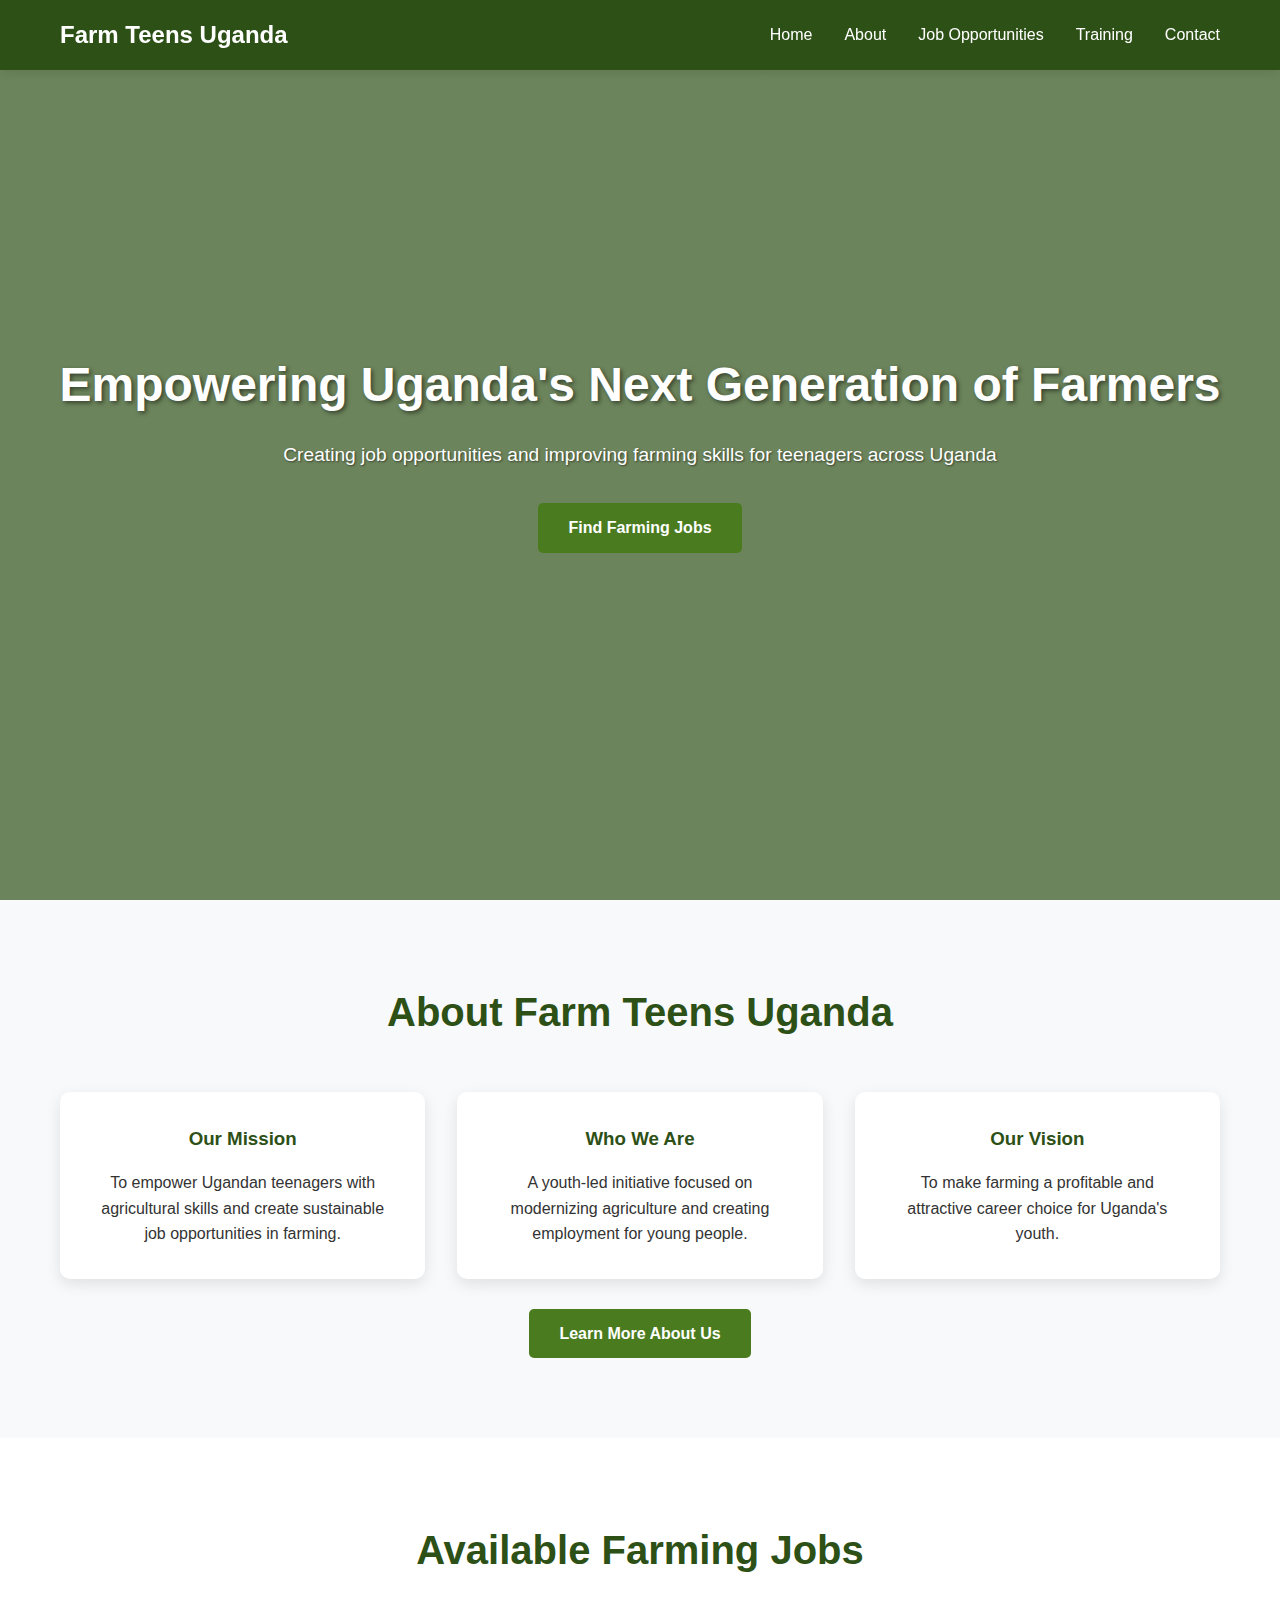
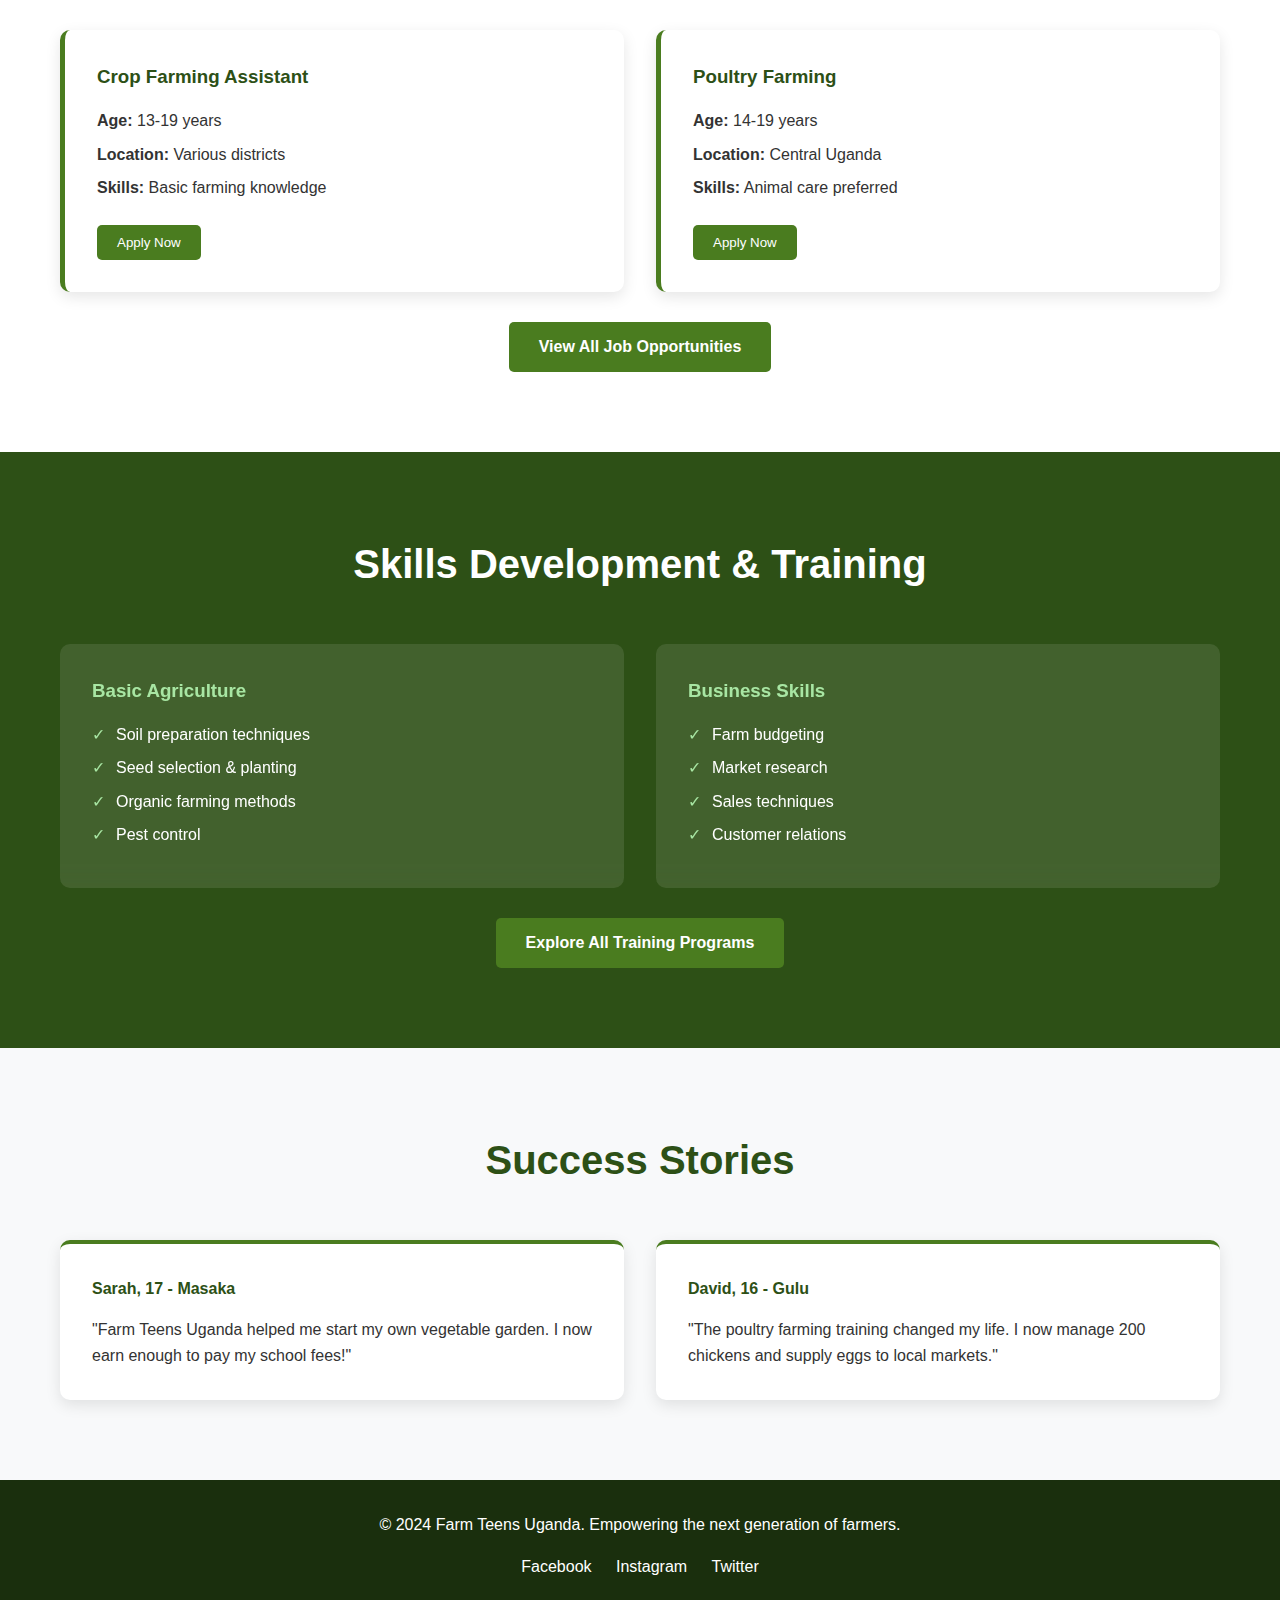
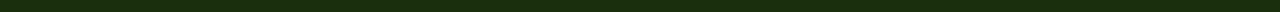
<file: index.html>
<!DOCTYPE html>
<html lang="en">
<head>
    <meta charset="UTF-8">
    <meta name="viewport" content="width=device-width, initial-scale=1.0">
    <title>Farm Teens Uganda - Empowering Young Farmers</title>
    <link rel="stylesheet" href="style.css">
</head>
<body>
    <!-- Header with Hamburger -->
    <header>
        <nav class="navbar">
            <div class="nav-container">
                <div class="logo">
                    <h2>Farm Teens Uganda</h2>
                </div>
                <input class="checkbox" type="checkbox" id="hamburger-toggle">
                <label class="hamburger" for="hamburger-toggle">
                    <span class="hamburger-line"></span>
                    <span class="hamburger-line"></span>
                    <span class="hamburger-line"></span>
                </label>
                <ul class="nav-menu">
                    <li><a href="index.html">Home</a></li>
                    <li><a href="about.html">About</a></li>
                    <li><a href="jobs.html">Job Opportunities</a></li>
                    <li><a href="training.html">Training</a></li>
                    <li><a href="contact.html">Contact</a></li>
                </ul>
            </div>
        </nav>
    </header>

    <!-- Hero Section -->
    <section id="home" class="hero">
        <div class="hero-content">
            <h1>Empowering Uganda's Next Generation of Farmers</h1>
            <p>Creating job opportunities and improving farming skills for teenagers across Uganda</p>
            <a href="jobs.html" class="cta-button">Find Farming Jobs</a>
        </div>
    </section>

    <!-- About Section -->
    <section id="about" class="about">
        <div class="container">
            <h2>About Farm Teens Uganda</h2>
            <div class="about-grid">
                <div class="about-card">
                    <h3>Our Mission</h3>
                    <p>To empower Ugandan teenagers with agricultural skills and create sustainable job opportunities in farming.</p>
                </div>
                <div class="about-card">
                    <h3>Who We Are</h3>
                    <p>A youth-led initiative focused on modernizing agriculture and creating employment for young people.</p>
                </div>
                <div class="about-card">
                    <h3> Our Vision</h3>
                    <p>To make farming a profitable and attractive career choice for Uganda's youth.</p>
                </div>
            </div>
            <div class="center-button">
                <a href="about.html" class="cta-button">Learn More About Us</a>
            </div>
        </div>
    </section>

    <!-- Job Opportunities Preview -->
    <section id="jobs" class="jobs">
        <div class="container">
            <h2>Available Farming Jobs</h2>
            <div class="jobs-grid">
                <div class="job-card">
                    <h3>Crop Farming Assistant</h3>
                    <p><strong>Age:</strong> 13-19 years</p>
                    <p><strong>Location:</strong> Various districts</p>
                    <p><strong>Skills:</strong> Basic farming knowledge</p>
                    <button class="apply-btn">Apply Now</button>
                </div>
                <div class="job-card">
                    <h3> Poultry Farming</h3>
                    <p><strong>Age:</strong> 14-19 years</p>
                    <p><strong>Location:</strong> Central Uganda</p>
                    <p><strong>Skills:</strong> Animal care preferred</p>
                    <button class="apply-btn">Apply Now</button>
                </div>
            </div>
            <div class="center-button">
                <a href="jobs.html" class="cta-button">View All Job Opportunities</a>
            </div>
        </div>
    </section>

    <!-- Training Section Preview -->
    <section id="training" class="training">
        <div class="container">
            <h2>Skills Development & Training</h2>
            <div class="training-grid">
                <div class="training-card">
                    <h3>Basic Agriculture</h3>
                    <ul>
                        <li>Soil preparation techniques</li>
                        <li>Seed selection & planting</li>
                        <li>Organic farming methods</li>
                        <li>Pest control</li>
                    </ul>
                </div>
                <div class="training-card">
                    <h3>Business Skills</h3>
                    <ul>
                        <li>Farm budgeting</li>
                        <li>Market research</li>
                        <li>Sales techniques</li>
                        <li>Customer relations</li>
                    </ul>
                </div>
            </div>
            <div class="center-button">
                <a href="training.html" class="cta-button">Explore All Training Programs</a>
            </div>
        </div>
    </section>

    <!-- Success Stories -->
    <section class="success">
        <div class="container">
            <h2>Success Stories</h2>
            <div class="stories-grid">
                <div class="story-card">
                    <h4>Sarah, 17 - Masaka</h4>
                    <p>"Farm Teens Uganda helped me start my own vegetable garden. I now earn enough to pay my school fees!"</p>
                </div>
                <div class="story-card">
                    <h4>David, 16 - Gulu</h4>
                    <p>"The poultry farming training changed my life. I now manage 200 chickens and supply eggs to local markets."</p>
                </div>
            </div>
        </div>
    </section>

    <!-- Footer -->
    <footer>
        <div class="container">
            <p>&copy; 2024 Farm Teens Uganda. Empowering the next generation of farmers.</p>
            <div class="social-links">
                <span>Facebook</span>
                <span>Instagram</span>
                <span>Twitter</span>
            </div>
        </div>
    </footer>
</body>
</html>
</file>
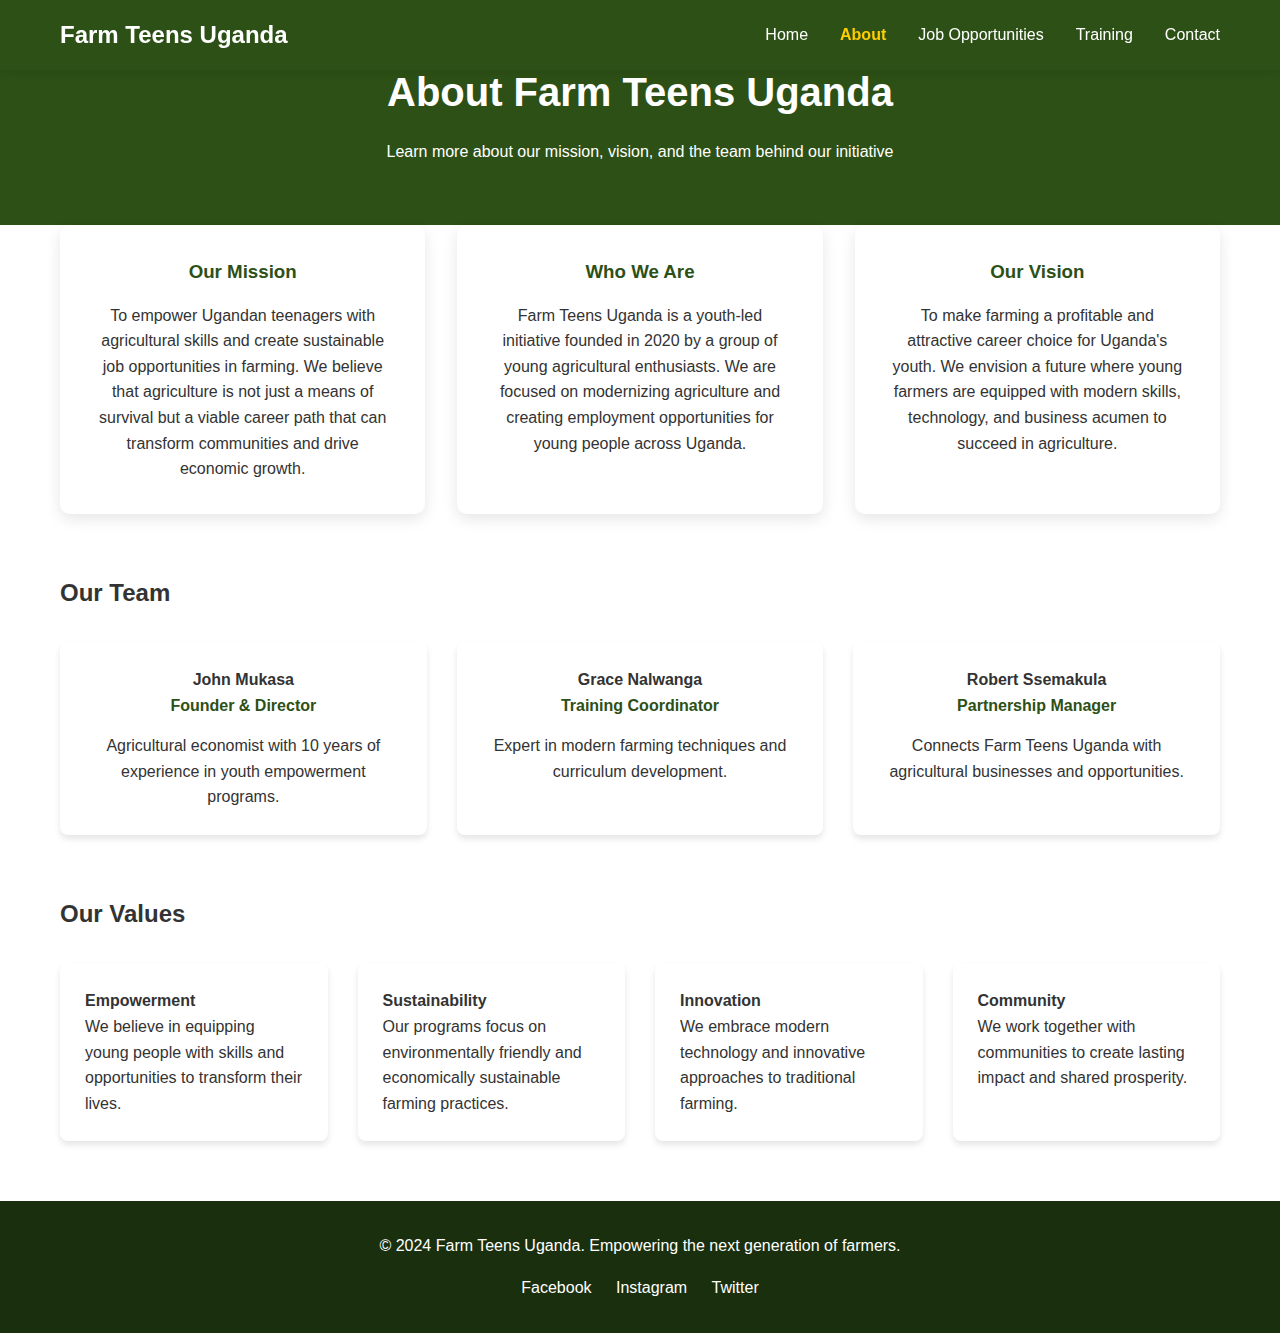
<file: about.html>
<!DOCTYPE html>
<html lang="en">
<head>
    <meta charset="UTF-8">
    <meta name="viewport" content="width=device-width, initial-scale=1.0">
    <title>About Us - Farm Teens Uganda</title>
    <link rel="stylesheet" href="style.css">
</head>
<body>
    <!-- Header with Hamburger -->
    <header>
        <nav class="navbar">
            <div class="nav-container">
                <div class="logo">
                    <h2>Farm Teens Uganda</h2>
                </div>
                <input class="checkbox" type="checkbox" id="hamburger-toggle">
                <label class="hamburger" for="hamburger-toggle">
                    <span class="hamburger-line"></span>
                    <span class="hamburger-line"></span>
                    <span class="hamburger-line"></span>
                </label>
                <ul class="nav-menu">
                    <li><a href="index.html">Home</a></li>
                    <li><a href="about.html" class="active">About</a></li>
                    <li><a href="jobs.html">Job Opportunities</a></li>
                    <li><a href="training.html">Training</a></li>
                    <li><a href="contact.html">Contact</a></li>
                </ul>
            </div>
        </nav>
    </header>

    <!-- Page Header -->
    <section class="page-header">
        <div class="container">
            <h1>About Farm Teens Uganda</h1>
            <p>Learn more about our mission, vision, and the team behind our initiative</p>
        </div>
    </section>

    <!-- About Content -->
    <section class="about-content">
        <div class="container">
            <div class="about-grid">
                <div class="about-card">
                    <h3>Our Mission</h3>
                    <p>To empower Ugandan teenagers with agricultural skills and create sustainable job opportunities in farming. We believe that agriculture is not just a means of survival but a viable career path that can transform communities and drive economic growth.</p>
                </div>
                <div class="about-card">
                    <h3>Who We Are</h3>
                    <p>Farm Teens Uganda is a youth-led initiative founded in 2020 by a group of young agricultural enthusiasts. We are focused on modernizing agriculture and creating employment opportunities for young people across Uganda.</p>
                </div>
                <div class="about-card">
                    <h3> Our Vision</h3>
                    <p>To make farming a profitable and attractive career choice for Uganda's youth. We envision a future where young farmers are equipped with modern skills, technology, and business acumen to succeed in agriculture.</p>
                </div>
            </div>
            
            <div class="team-section">
                <h2>Our Team</h2>
                <div class="team-grid">
                    <div class="team-member">
                        <h4>John Mukasa</h4>
                        <p class="role">Founder & Director</p>
                        <p>Agricultural economist with 10 years of experience in youth empowerment programs.</p>
                    </div>
                    <div class="team-member">
                        <h4>Grace Nalwanga</h4>
                        <p class="role">Training Coordinator</p>
                        <p>Expert in modern farming techniques and curriculum development.</p>
                    </div>
                    <div class="team-member">
                        <h4>Robert Ssemakula</h4>
                        <p class="role">Partnership Manager</p>
                        <p>Connects Farm Teens Uganda with agricultural businesses and opportunities.</p>
                    </div>
                </div>
            </div>
            
            <div class="values-section">
                <h2>Our Values</h2>
                <div class="values-grid">
                    <div class="value-item">
                        <h4>Empowerment</h4>
                        <p>We believe in equipping young people with skills and opportunities to transform their lives.</p>
                    </div>
                    <div class="value-item">
                        <h4>Sustainability</h4>
                        <p>Our programs focus on environmentally friendly and economically sustainable farming practices.</p>
                    </div>
                    <div class="value-item">
                        <h4>Innovation</h4>
                        <p>We embrace modern technology and innovative approaches to traditional farming.</p>
                    </div>
                    <div class="value-item">
                        <h4>Community</h4>
                        <p>We work together with communities to create lasting impact and shared prosperity.</p>
                    </div>
                </div>
            </div>
        </div>
    </section>

    <!-- Footer -->
    <footer>
        <div class="container">
            <p>&copy; 2024 Farm Teens Uganda. Empowering the next generation of farmers.</p>
            <div class="social-links">
                <span>Facebook</span>
                <span>Instagram</span>
                <span>Twitter</span>
            </div>
        </div>
    </footer>
</body>
</html>
</file>
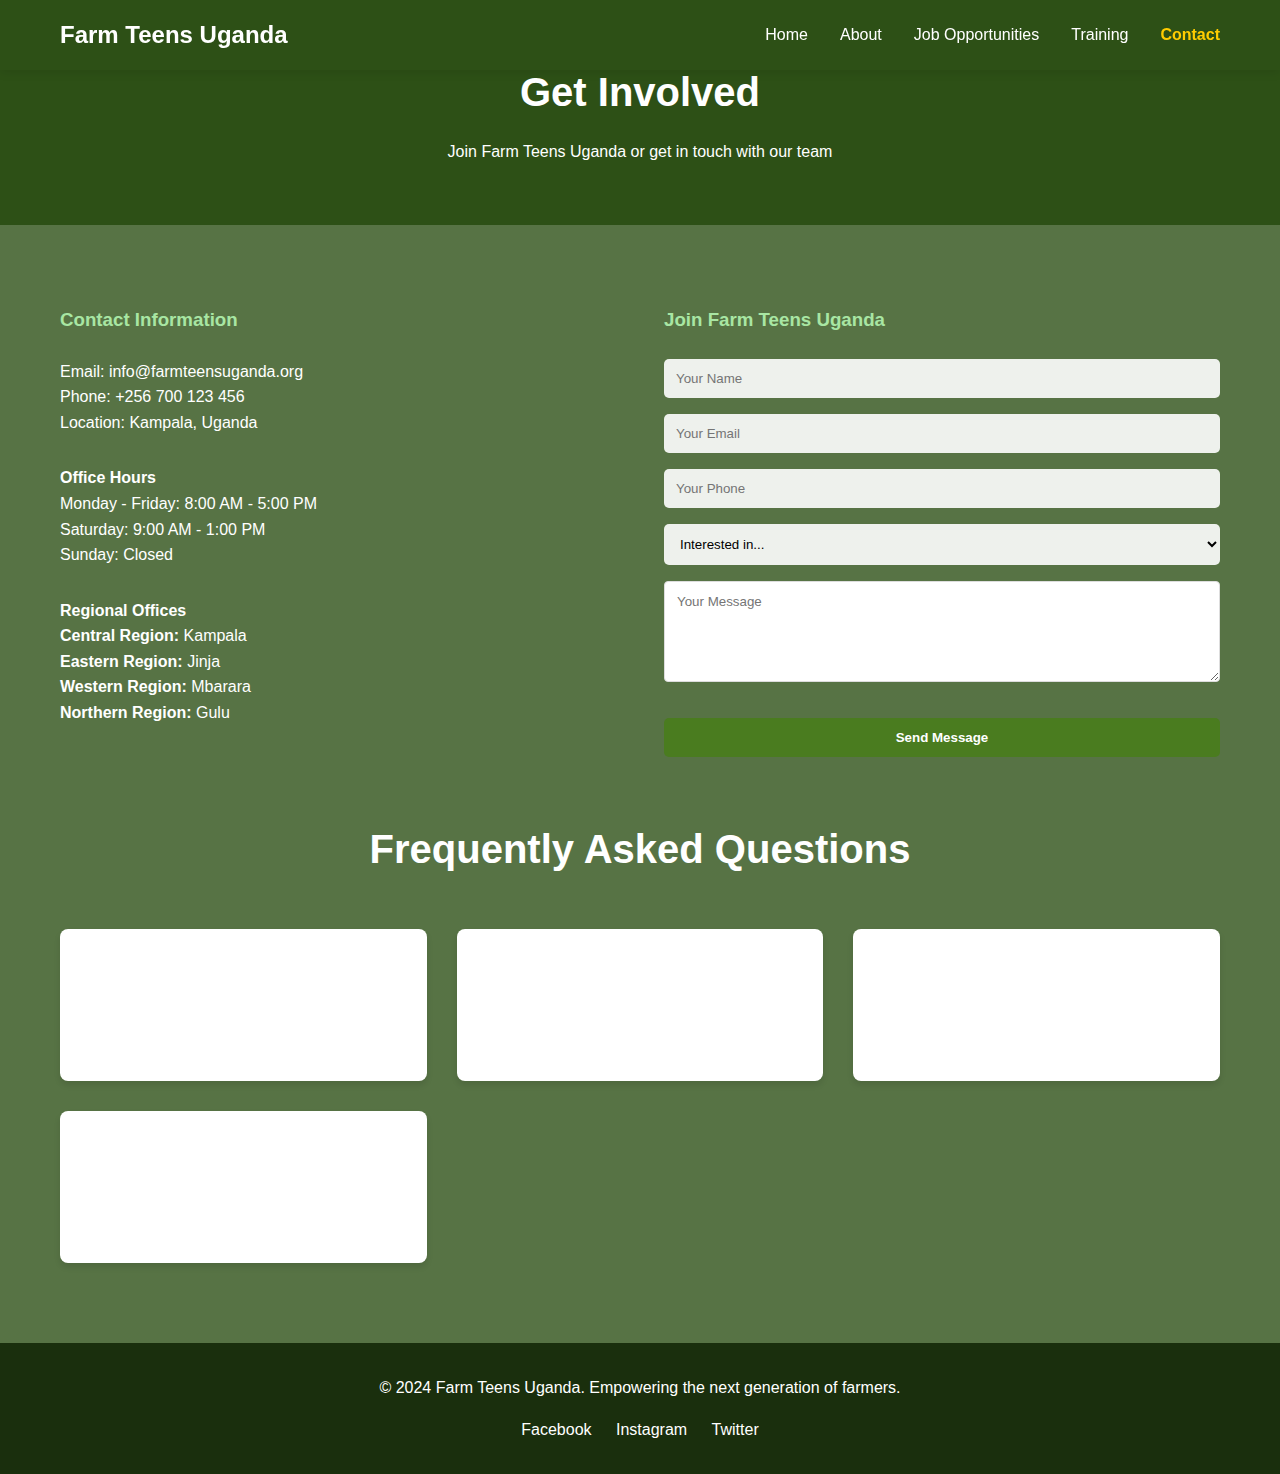
<file: contact.html>
<!DOCTYPE html>
<html lang="en">
<head>
    <meta charset="UTF-8">
    <meta name="viewport" content="width=device-width, initial-scale=1.0">
    <title>Contact Us - Farm Teens Uganda</title>
    <link rel="stylesheet" href="style.css">
</head>
<body>
    <!-- Header with Hamburger -->
    <header>
        <nav class="navbar">
            <div class="nav-container">
                <div class="logo">
                    <h2>Farm Teens Uganda</h2>
                </div>
                <input class="checkbox" type="checkbox" id="hamburger-toggle">
                <label class="hamburger" for="hamburger-toggle">
                    <span class="hamburger-line"></span>
                    <span class="hamburger-line"></span>
                    <span class="hamburger-line"></span>
                </label>
                <ul class="nav-menu">
                    <li><a href="index.html">Home</a></li>
                    <li><a href="about.html">About</a></li>
                    <li><a href="jobs.html">Job Opportunities</a></li>
                    <li><a href="training.html">Training</a></li>
                    <li><a href="contact.html" class="active">Contact</a></li>
                </ul>
            </div>
        </nav>
    </header>

    <!-- Page Header -->
    <section class="page-header">
        <div class="container">
            <h1>Get Involved</h1>
            <p>Join Farm Teens Uganda or get in touch with our team</p>
        </div>
    </section>

    <!-- Contact Section -->
    <section class="contact">
        <div class="container">
            <div class="contact-grid">
                <div class="contact-info">
                    <h3>Contact Information</h3>
                    <p>Email: info@farmteensuganda.org</p>
                    <p> Phone: +256 700 123 456</p>
                    <p> Location: Kampala, Uganda</p>
                    
                    <div class="office-hours">
                        <h4>Office Hours</h4>
                        <p>Monday - Friday: 8:00 AM - 5:00 PM</p>
                        <p>Saturday: 9:00 AM - 1:00 PM</p>
                        <p>Sunday: Closed</p>
                    </div>
                    
                    <div class="regional-offices">
                        <h4>Regional Offices</h4>
                        <p><strong>Central Region:</strong> Kampala</p>
                        <p><strong>Eastern Region:</strong> Jinja</p>
                        <p><strong>Western Region:</strong> Mbarara</p>
                        <p><strong>Northern Region:</strong> Gulu</p>
                    </div>
                </div>
                <div class="contact-form">
                    <h3>Join Farm Teens Uganda</h3>
                    <form>
                        <input type="text" placeholder="Your Name" required>
                        <input type="email" placeholder="Your Email" required>
                        <input type="tel" placeholder="Your Phone">
                        <select required>
                            <option value="">Interested in...</option>
                            <option value="job">Finding a Job</option>
                            <option value="training">Skills Training</option>
                            <option value="volunteer">Volunteering</option>
                            <option value="partnership">Partnership</option>
                            <option value="other">Other</option>
                        </select>
                        <textarea placeholder="Your Message" rows="5"></textarea>
                        <button type="submit">Send Message</button>
                    </form>
                </div>
            </div>
            
            <div class="faq-section">
                <h2>Frequently Asked Questions</h2>
                <div class="faq-grid">
                    <div class="faq-item">
                        <h4>What age groups do you work with?</h4>
                        <p>We primarily work with teenagers aged 13-19 years, but we also have some programs for young adults up to 25 years.</p>
                    </div>
                    <div class="faq-item">
                        <h4>Do I need prior farming experience?</h4>
                        <p>No prior experience is necessary for most of our programs. We provide training for beginners.</p>
                    </div>
                    <div class="faq-item">
                        <h4>Are your programs free?</h4>
                        <p>Yes, all our training and job placement services are completely free for participants.</p>
                    </div>
                    <div class="faq-item">
                        <h4>How can I support Farm Teens Uganda?</h4>
                        <p>You can support us through donations, volunteering, or partnership opportunities. Contact us to learn more.</p>
                    </div>
                </div>
            </div>
        </div>
    </section>

    <!-- Footer -->
    <footer>
        <div class="container">
            <p>&copy; 2024 Farm Teens Uganda. Empowering the next generation of farmers.</p>
            <div class="social-links">
                <span>Facebook</span>
                <span>Instagram</span>
                <span>Twitter</span>
            </div>
        </div>
    </footer>
</body>

</html>
</file>
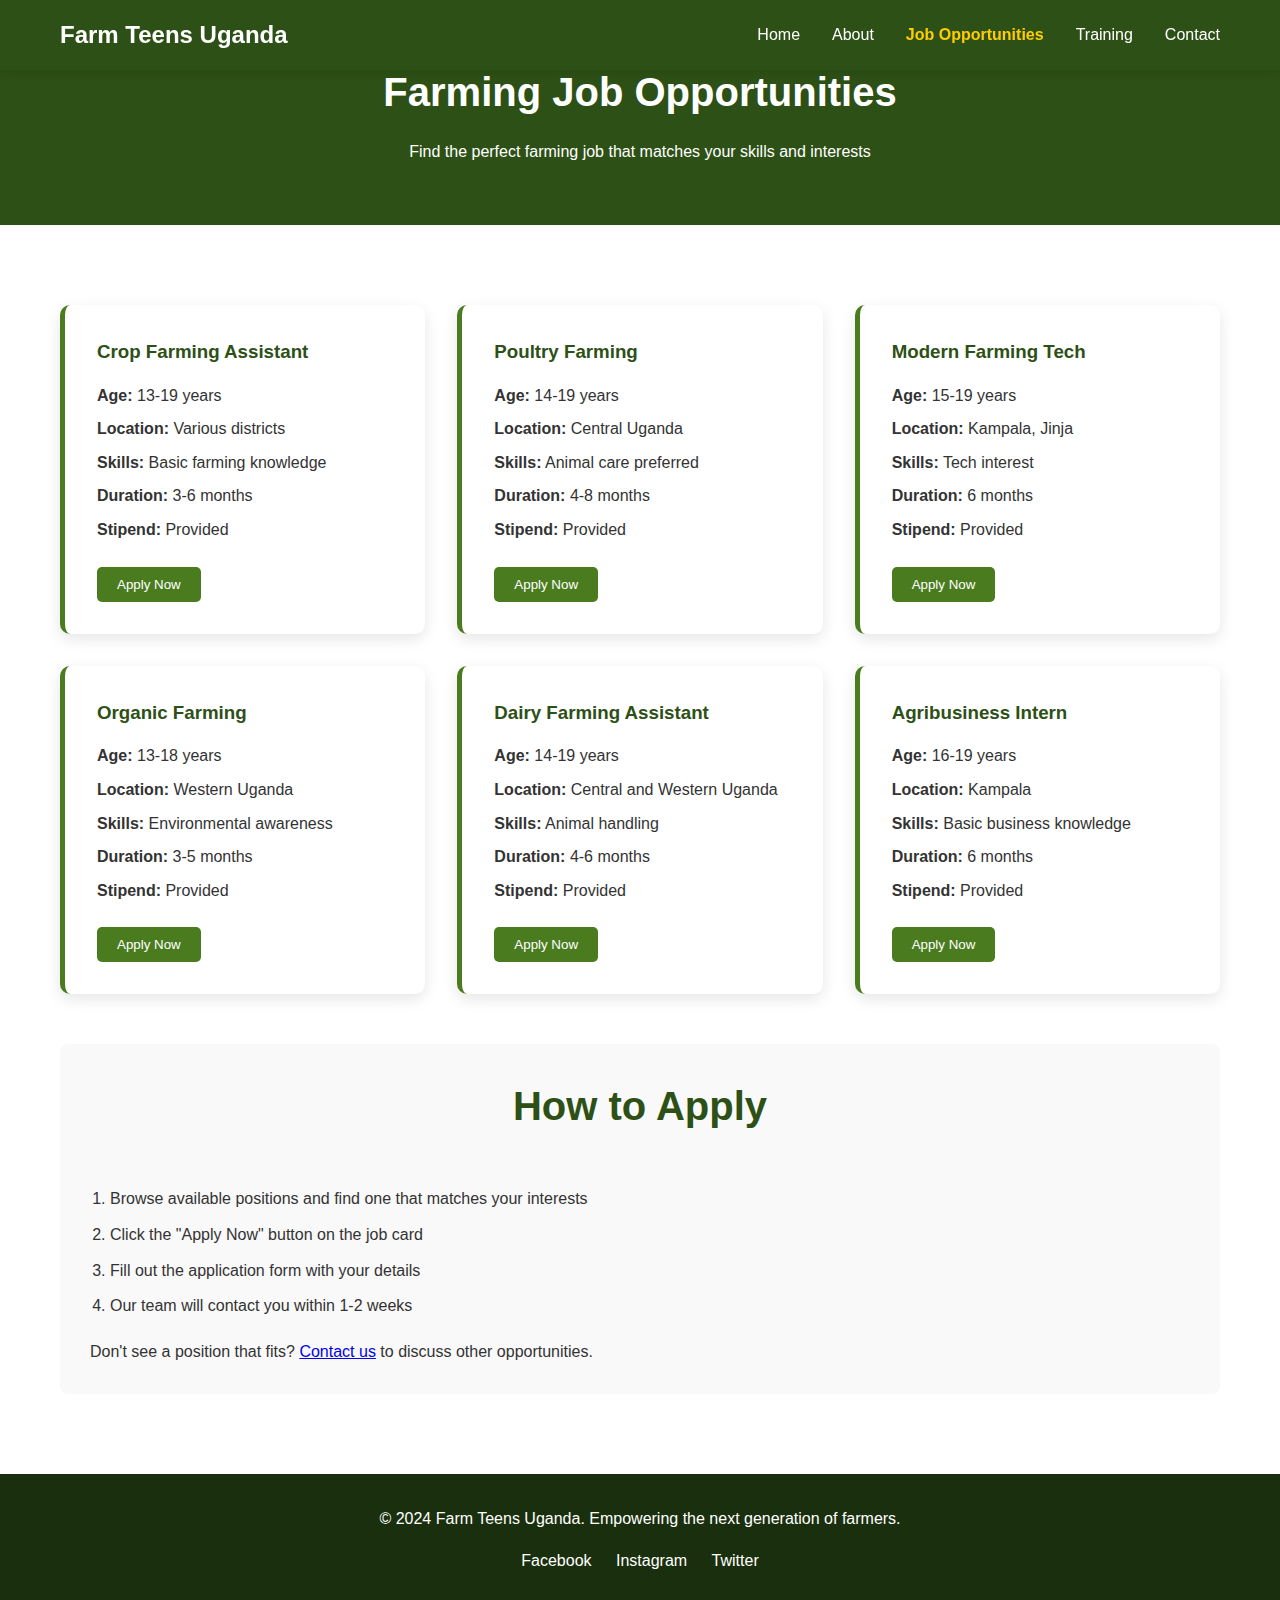
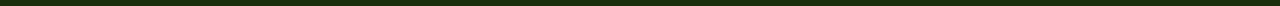
<file: jobs.html>
<!DOCTYPE html>
<html lang="en">
<head>
    <meta charset="UTF-8">
    <meta name="viewport" content="width=device-width, initial-scale=1.0">
    <title>Job Opportunities - Farm Teens Uganda</title>
    <link rel="stylesheet" href="style.css">
</head>
<body>
    <!-- Header with Hamburger -->
    <header>
        <nav class="navbar">
            <div class="nav-container">
                <div class="logo">
                    <h2>Farm Teens Uganda</h2>
                </div>
                <input class="checkbox" type="checkbox" id="hamburger-toggle">
                <label class="hamburger" for="hamburger-toggle">
                    <span class="hamburger-line"></span>
                    <span class="hamburger-line"></span>
                    <span class="hamburger-line"></span>
                </label>
                <ul class="nav-menu">
                    <li><a href="index.html">Home</a></li>
                    <li><a href="about.html">About</a></li>
                    <li><a href="jobs.html" class="active">Job Opportunities</a></li>
                    <li><a href="training.html">Training</a></li>
                    <li><a href="contact.html">Contact</a></li>
                </ul>
            </div>
        </nav>
    </header>

    <!-- Page Header -->
    <section class="page-header">
        <div class="container">
            <h1>Farming Job Opportunities</h1>
            <p>Find the perfect farming job that matches your skills and interests</p>
        </div>
    </section>

    <!-- Job Opportunities -->
    <section class="jobs">
        <div class="container">
            <div class="jobs-grid">
                <div class="job-card">
                    <h3>Crop Farming Assistant</h3>
                    <p><strong>Age:</strong> 13-19 years</p>
                    <p><strong>Location:</strong> Various districts</p>
                    <p><strong>Skills:</strong> Basic farming knowledge</p>
                    <p><strong>Duration:</strong> 3-6 months</p>
                    <p><strong>Stipend:</strong> Provided</p>
                    <button class="apply-btn">Apply Now</button>
                </div>
                <div class="job-card">
                    <h3> Poultry Farming</h3>
                    <p><strong>Age:</strong> 14-19 years</p>
                    <p><strong>Location:</strong> Central Uganda</p>
                    <p><strong>Skills:</strong> Animal care preferred</p>
                    <p><strong>Duration:</strong> 4-8 months</p>
                    <p><strong>Stipend:</strong> Provided</p>
                    <button class="apply-btn">Apply Now</button>
                </div>
                <div class="job-card">
                    <h3>Modern Farming Tech</h3>
                    <p><strong>Age:</strong> 15-19 years</p>
                    <p><strong>Location:</strong> Kampala, Jinja</p>
                    <p><strong>Skills:</strong> Tech interest</p>
                    <p><strong>Duration:</strong> 6 months</p>
                    <p><strong>Stipend:</strong> Provided</p>
                    <button class="apply-btn">Apply Now</button>
                </div>
                <div class="job-card">
                    <h3>Organic Farming</h3>
                    <p><strong>Age:</strong> 13-18 years</p>
                    <p><strong>Location:</strong> Western Uganda</p>
                    <p><strong>Skills:</strong> Environmental awareness</p>
                    <p><strong>Duration:</strong> 3-5 months</p>
                    <p><strong>Stipend:</strong> Provided</p>
                    <button class="apply-btn">Apply Now</button>
                </div>
                <div class="job-card">
                    <h3>Dairy Farming Assistant</h3>
                    <p><strong>Age:</strong> 14-19 years</p>
                    <p><strong>Location:</strong> Central and Western Uganda</p>
                    <p><strong>Skills:</strong> Animal handling</p>
                    <p><strong>Duration:</strong> 4-6 months</p>
                    <p><strong>Stipend:</strong> Provided</p>
                    <button class="apply-btn">Apply Now</button>
                </div>
                <div class="job-card">
                    <h3>Agribusiness Intern</h3>
                    <p><strong>Age:</strong> 16-19 years</p>
                    <p><strong>Location:</strong> Kampala</p>
                    <p><strong>Skills:</strong> Basic business knowledge</p>
                    <p><strong>Duration:</strong> 6 months</p>
                    <p><strong>Stipend:</strong> Provided</p>
                    <button class="apply-btn">Apply Now</button>
                </div>
            </div>
            
            <div class="application-info">
                <h2>How to Apply</h2>
                <ol>
                    <li>Browse available positions and find one that matches your interests</li>
                    <li>Click the "Apply Now" button on the job card</li>
                    <li>Fill out the application form with your details</li>
                    <li>Our team will contact you within 1-2 weeks</li>
                </ol>
                <p>Don't see a position that fits? <a href="contact.html">Contact us</a> to discuss other opportunities.</p>
            </div>
        </div>
    </section>

    <!-- Footer -->
    <footer>
        <div class="container">
            <p>&copy; 2024 Farm Teens Uganda. Empowering the next generation of farmers.</p>
            <div class="social-links">
                <span>Facebook</span>
                <span>Instagram</span>
                <span>Twitter</span>
            </div>
        </div>
    </footer>
</body>
</html>
</file>
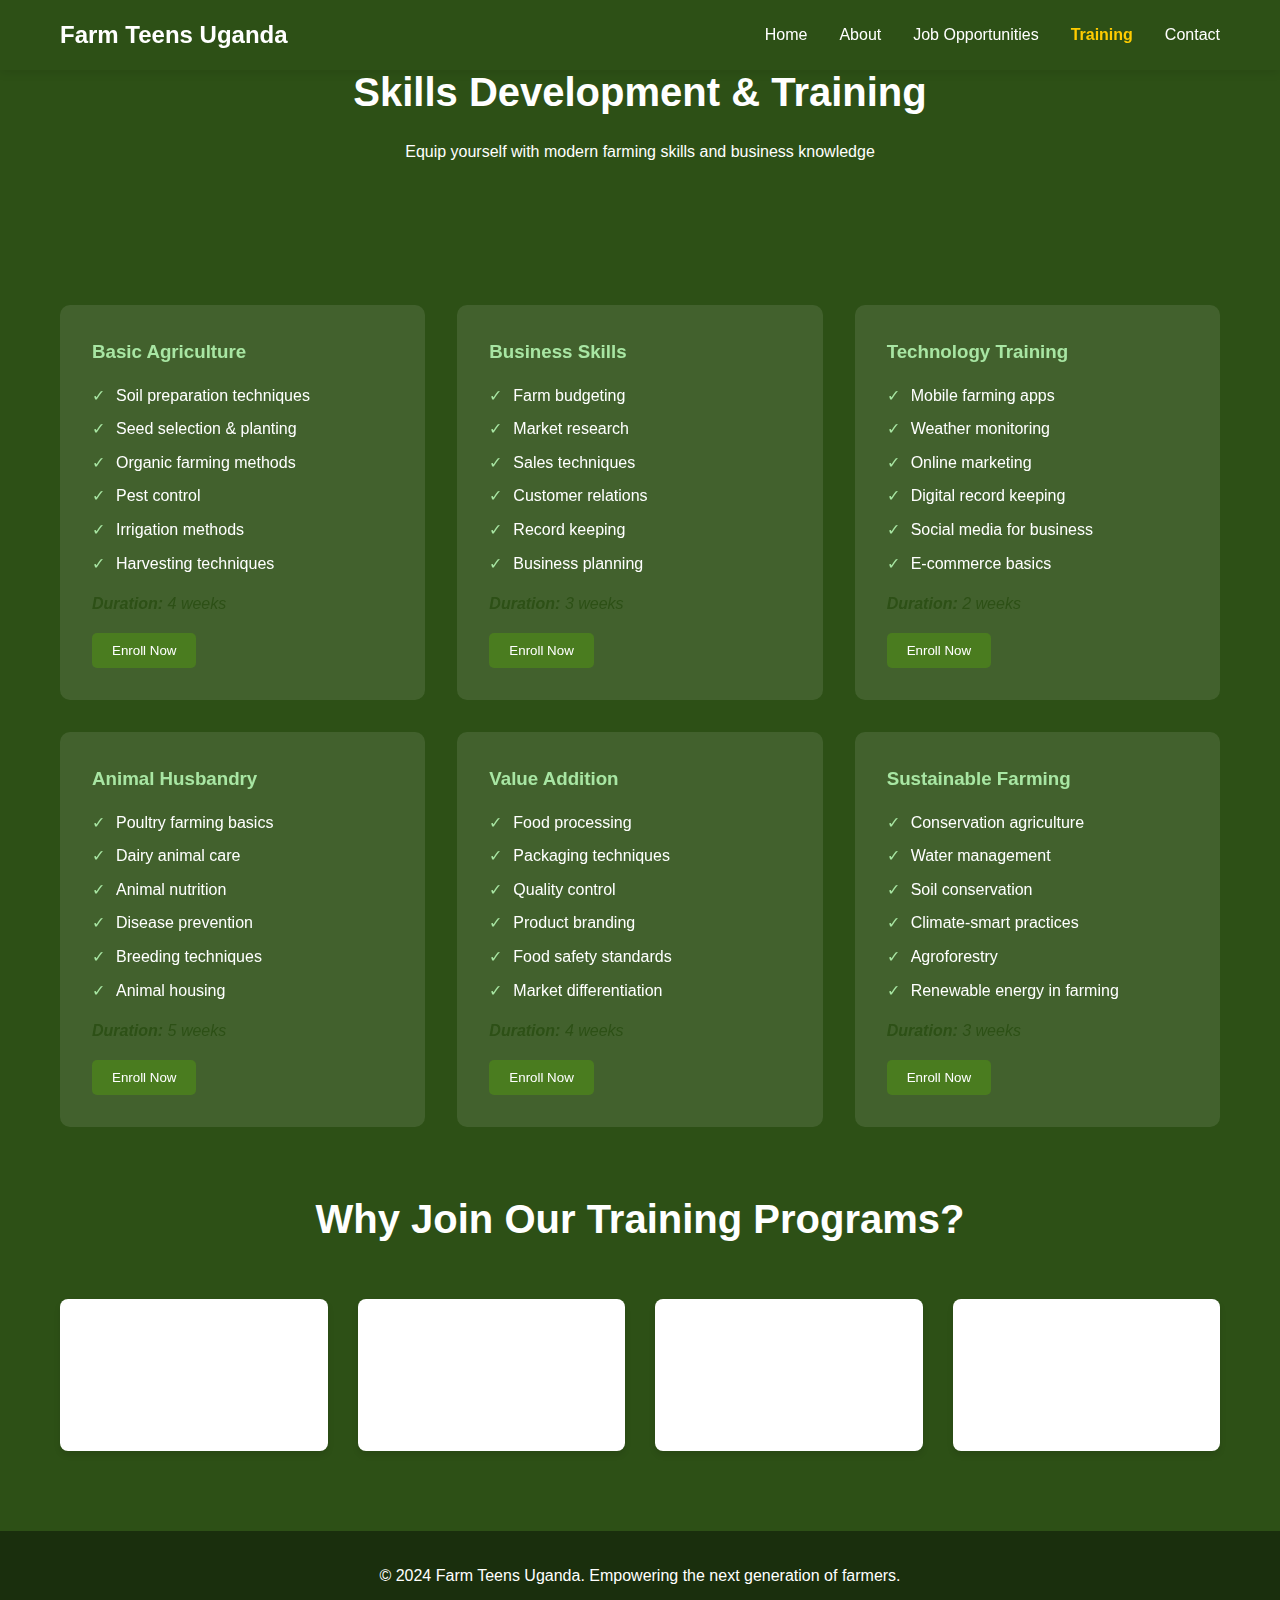
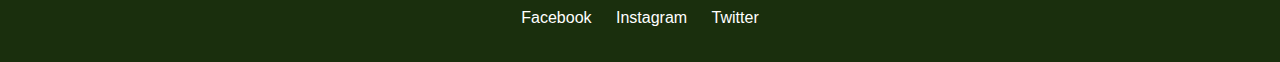
<file: training.html>
<!DOCTYPE html>
<html lang="en">
<head>
    <meta charset="UTF-8">
    <meta name="viewport" content="width=device-width, initial-scale=1.0">
    <title>Training Programs - Farm Teens Uganda</title>
    <link rel="stylesheet" href="style.css">
</head>
<body>
    <!-- Header with Hamburger -->
    <header>
        <nav class="navbar">
            <div class="nav-container">
                <div class="logo">
                    <h2>Farm Teens Uganda</h2>
                </div>
                <input class="checkbox" type="checkbox" id="hamburger-toggle">
                <label class="hamburger" for="hamburger-toggle">
                    <span class="hamburger-line"></span>
                    <span class="hamburger-line"></span>
                    <span class="hamburger-line"></span>
                </label>
                <ul class="nav-menu">
                    <li><a href="index.html">Home</a></li>
                    <li><a href="about.html">About</a></li>
                    <li><a href="jobs.html">Job Opportunities</a></li>
                    <li><a href="training.html" class="active">Training</a></li>
                    <li><a href="contact.html">Contact</a></li>
                </ul>
            </div>
        </nav>
    </header>

    <!-- Page Header -->
    <section class="page-header">
        <div class="container">
            <h1>Skills Development & Training</h1>
            <p>Equip yourself with modern farming skills and business knowledge</p>
        </div>
    </section>

    <!-- Training Section -->
    <section class="training">
        <div class="container">
            <div class="training-grid">
                <div class="training-card">
                    <h3>Basic Agriculture</h3>
                    <ul>
                        <li>Soil preparation techniques</li>
                        <li>Seed selection & planting</li>
                        <li>Organic farming methods</li>
                        <li>Pest control</li>
                        <li>Irrigation methods</li>
                        <li>Harvesting techniques</li>
                    </ul>
                    <p class="duration"><strong>Duration:</strong> 4 weeks</p>
                    <button class="apply-btn">Enroll Now</button>
                </div>
                <div class="training-card">
                    <h3>Business Skills</h3>
                    <ul>
                        <li>Farm budgeting</li>
                        <li>Market research</li>
                        <li>Sales techniques</li>
                        <li>Customer relations</li>
                        <li>Record keeping</li>
                        <li>Business planning</li>
                    </ul>
                    <p class="duration"><strong>Duration:</strong> 3 weeks</p>
                    <button class="apply-btn">Enroll Now</button>
                </div>
                <div class="training-card">
                    <h3>Technology Training</h3>
                    <ul>
                        <li>Mobile farming apps</li>
                        <li>Weather monitoring</li>
                        <li>Online marketing</li>
                        <li>Digital record keeping</li>
                        <li>Social media for business</li>
                        <li>E-commerce basics</li>
                    </ul>
                    <p class="duration"><strong>Duration:</strong> 2 weeks</p>
                    <button class="apply-btn">Enroll Now</button>
                </div>
                <div class="training-card">
                    <h3>Animal Husbandry</h3>
                    <ul>
                        <li>Poultry farming basics</li>
                        <li>Dairy animal care</li>
                        <li>Animal nutrition</li>
                        <li>Disease prevention</li>
                        <li>Breeding techniques</li>
                        <li>Animal housing</li>
                    </ul>
                    <p class="duration"><strong>Duration:</strong> 5 weeks</p>
                    <button class="apply-btn">Enroll Now</button>
                </div>
                <div class="training-card">
                    <h3>Value Addition</h3>
                    <ul>
                        <li>Food processing</li>
                        <li>Packaging techniques</li>
                        <li>Quality control</li>
                        <li>Product branding</li>
                        <li>Food safety standards</li>
                        <li>Market differentiation</li>
                    </ul>
                    <p class="duration"><strong>Duration:</strong> 4 weeks</p>
                    <button class="apply-btn">Enroll Now</button>
                </div>
                <div class="training-card">
                    <h3>Sustainable Farming</h3>
                    <ul>
                        <li>Conservation agriculture</li>
                        <li>Water management</li>
                        <li>Soil conservation</li>
                        <li>Climate-smart practices</li>
                        <li>Agroforestry</li>
                        <li>Renewable energy in farming</li>
                    </ul>
                    <p class="duration"><strong>Duration:</strong> 3 weeks</p>
                    <button class="apply-btn">Enroll Now</button>
                </div>
            </div>
            
            <div class="training-benefits">
                <h2>Why Join Our Training Programs?</h2>
                <div class="benefits-grid">
                    <div class="benefit">
                        <h4>Practical Skills</h4>
                        <p>Our training focuses on hands-on learning that you can apply immediately.</p>
                    </div>
                    <div class="benefit">
                        <h4>Expert Trainers</h4>
                        <p>Learn from experienced farmers and agricultural experts.</p>
                    </div>
                    <div class="benefit">
                        <h4>Certification</h4>
                        <p>Receive a certificate upon completion to enhance your job prospects.</p>
                    </div>
                    <div class="benefit">
                        <h4>Job Placement</h4>
                        <p>Graduates get priority access to our job opportunities.</p>
                    </div>
                </div>
            </div>
        </div>
    </section>

    <!-- Footer -->
    <footer>
        <div class="container">
            <p>&copy; 2024 Farm Teens Uganda. Empowering the next generation of farmers.</p>
            <div class="social-links">
                <span>Facebook</span>
                <span>Instagram</span>
                <span>Twitter</span>
            </div>
        </div>
    </footer>
</body>
</html>
</file>
<file: style.css>
/* Reset and Base Styles */
* {
    margin: 0;
    padding: 0;
    box-sizing: border-box;
}

body {
    font-family: 'Arial', sans-serif;
    line-height: 1.6;
    color: #333;
}

.container {
    max-width: 1200px;
    margin: 0 auto;
    padding: 0 20px;
}

/* Header & Navigation */
.navbar {
    background: #2d5016;
    padding: 1rem 0;
    position: fixed;
    width: 100%;
    top: 0;
    z-index: 1000;
    box-shadow: 0 2px 10px rgba(0,0,0,0.1);
}

.nav-container {
    max-width: 1200px;
    margin: 0 auto;
    padding: 0 20px;
    display: flex;
    justify-content: space-between;
    align-items: center;
}

.logo h2 {
    color: white;
    font-size: 1.5rem;
}

/* Hamburger Menu Styles */
.checkbox {
    display: none;
}

.hamburger {
    display: none;
    flex-direction: column;
    cursor: pointer;
    padding: 5px;
}

.hamburger-line {
    width: 25px;
    height: 3px;
    background: white;
    margin: 3px 0;
    transition: 0.3s;
}

.nav-menu {
    display: flex;
    list-style: none;
    gap: 2rem;
}

.nav-menu a {
    color: white;
    text-decoration: none;
    font-weight: 500;
    transition: color 0.3s;
}

.nav-menu a:hover {
    color: #a8e6a3;
}

/* Hero Section with Background */
.hero {
    background: linear-gradient(rgba(45, 80, 22, 0.7), rgba(45, 80, 22, 0.7)),
                url('https://images.unsplash.com/photo-1500382017468-9049fed747ef?ixlib=rb-4.0.3&ixid=M3wxMjA3fDB8MHxwaG90by1wYWdlfHx8fGVufDB8fHx8fA%3D%3D&auto=format&fit=crop&w=1000&q=80');
    background-size: cover;
    background-position: center;
    height: 100vh;
    display: flex;
    align-items: center;
    justify-content: center;
    text-align: center;
    color: white;
    padding: 0 20px;
}

.hero-content h1 {
    font-size: 3rem;
    margin-bottom: 1rem;
    text-shadow: 2px 2px 4px rgba(0,0,0,0.5);
}

.hero-content p {
    font-size: 1.2rem;
    margin-bottom: 2rem;
    text-shadow: 1px 1px 2px rgba(0,0,0,0.5);
}

.cta-button {
    display: inline-block;
    background: #4a7c1f;
    color: white;
    padding: 12px 30px;
    text-decoration: none;
    border-radius: 5px;
    font-weight: bold;
    transition: background 0.3s;
}

.cta-button:hover {
    background: #3a6418;
}

/* About Section */
.about {
    padding: 80px 0;
    background: #f8f9fa;
}

.about h2 {
    text-align: center;
    margin-bottom: 3rem;
    color: #2d5016;
    font-size: 2.5rem;
}

.about-grid {
    display: grid;
    grid-template-columns: repeat(auto-fit, minmax(300px, 1fr));
    gap: 2rem;
}

.about-card {
    background: white;
    padding: 2rem;
    border-radius: 10px;
    box-shadow: 0 5px 15px rgba(0,0,0,0.1);
    text-align: center;
    transition: transform 0.3s;
}

.about-card:hover {
    transform: translateY(-5px);
}

.about-card h3 {
    color: #2d5016;
    margin-bottom: 1rem;
}

/* Jobs Section */
.jobs {
    padding: 80px 0;
    background: linear-gradient(rgba(255,255,255,0.9), rgba(255,255,255,0.9)),
                url('https://images.unsplash.com/photo-1574943320219-553eb213f72d?ixlib=rb-4.0.3&auto=format&fit=crop&w=1000&q=80');
    background-size: cover;
    background-position: center;
}

.jobs h2 {
    text-align: center;
    margin-bottom: 3rem;
    color: #2d5016;
    font-size: 2.5rem;
}

.jobs-grid {
    display: grid;
    grid-template-columns: repeat(auto-fit, minmax(280px, 1fr));
    gap: 2rem;
}

.job-card {
    background: white;
    padding: 2rem;
    border-radius: 10px;
    box-shadow: 0 5px 15px rgba(0,0,0,0.1);
    border-left: 5px solid #4a7c1f;
}

.job-card h3 {
    color: #2d5016;
    margin-bottom: 1rem;
}

.job-card p {
    margin-bottom: 0.5rem;
}

.apply-btn {
    background: #4a7c1f;
    color: white;
    border: none;
    padding: 10px 20px;
    border-radius: 5px;
    cursor: pointer;
    margin-top: 1rem;
    transition: background 0.3s;
}

.apply-btn:hover {
    background: #3a6418;
}

/* Training Section */
.training {
    padding: 80px 0;
    background: #2d5016;
    color: white;
}

.training h2 {
    text-align: center;
    margin-bottom: 3rem;
    font-size: 2.5rem;
}

.training-grid {
    display: grid;
    grid-template-columns: repeat(auto-fit, minmax(300px, 1fr));
    gap: 2rem;
}

.training-card {
    background: rgba(255,255,255,0.1);
    padding: 2rem;
    border-radius: 10px;
    backdrop-filter: blur(10px);
}

.training-card h3 {
    margin-bottom: 1rem;
    color: #a8e6a3;
}

.training-card ul {
    list-style: none;
}

.training-card li {
    margin-bottom: 0.5rem;
    padding-left: 1.5rem;
    position: relative;
}

.training-card li:before {
    content: "✓";
    position: absolute;
    left: 0;
    color: #a8e6a3;
}

/* Success Stories */
.success {
    padding: 80px 0;
    background: #f8f9fa;
}

.success h2 {
    text-align: center;
    margin-bottom: 3rem;
    color: #2d5016;
    font-size: 2.5rem;
}

.stories-grid {
    display: grid;
    grid-template-columns: repeat(auto-fit, minmax(300px, 1fr));
    gap: 2rem;
}

.story-card {
    background: white;
    padding: 2rem;
    border-radius: 10px;
    box-shadow: 0 5px 15px rgba(0,0,0,0.1);
    border-top: 4px solid #4a7c1f;
}

.story-card h4 {
    color: #2d5016;
    margin-bottom: 1rem;
}

/* Contact Section */
.contact {
    padding: 80px 0;
    background: linear-gradient(rgba(45, 80, 22, 0.8), rgba(45, 80, 22, 0.8)),
                url('https://images.unsplash.com/photo-1464226184884-fa280b87c399?ixlib=rb-4.0.3&auto=format&fit=crop&w=1000&q=80');
    background-size: cover;
    background-position: center;
    color: white;
}

.contact h2 {
    text-align: center;
    margin-bottom: 3rem;
    font-size: 2.5rem;
}

.contact-grid {
    display: grid;
    grid-template-columns: repeat(auto-fit, minmax(300px, 1fr));
    gap: 3rem;
}

.contact-info h3,
.contact-form h3 {
    margin-bottom: 1.5rem;
    color: #a8e6a3;
}

.contact-form form {
    display: flex;
    flex-direction: column;
    gap: 1rem;
}

.contact-form input,
.contact-form select {
    padding: 12px;
    border: none;
    border-radius: 5px;
    background: rgba(255,255,255,0.9);
}

.contact-form button {
    background: #4a7c1f;
    color: white;
    border: none;
    padding: 12px;
    border-radius: 5px;
    cursor: pointer;
    font-weight: bold;
    transition: background 0.3s;
}

.contact-form button:hover {
    background: #3a6418;
}

/* Footer */
footer {
    background: #1a2f0d;
    color: white;
    text-align: center;
    padding: 2rem 0;
}

.social-links {
    margin-top: 1rem;
}

.social-links span {
    margin: 0 10px;
    cursor: pointer;
}

/* Responsive Design */
@media (max-width: 768px) {
    .hamburger {
        display: flex;
    }

    .nav-menu {
        position: fixed;
        left: -100%;
        top: 70px;
        flex-direction: column;
        background: #2d5016;
        width: 100%;
        text-align: center;
        transition: 0.3s;
        box-shadow: 0 10px 27px rgba(0,0,0,0.05);
        padding: 2rem 0;
    }

    .nav-menu.active {
        left: 0;
    }

    .checkbox:checked ~ .nav-menu {
        left: 0;
    }

    .hero-content h1 {
        font-size: 2rem;
    }

    .hero-content p {
        font-size: 1rem;
    }

    .about h2,
    .jobs h2,
    .training h2,
    .success h2,
    .contact h2 {
        font-size: 2rem;
    }
}

/* Smooth Scrolling */
html {
    scroll-behavior: smooth;
}

/* Section Spacing */
section {
    scroll-margin-top: 80px;
}
/* Page Header Styles */
.page-header {
    background-color: #2d5016;
    color: white;
    padding: 60px 0;
    text-align: center;
}

.page-header h1 {
    margin-bottom: 15px;
    font-size: 2.5rem;
}

/* Active Navigation Link */
.nav-menu li a.active {
    color: #ffcc00;
    font-weight: bold;
}

/* Center Button */
.center-button {
    text-align: center;
    margin-top: 30px;
}

/* Team Section */
.team-section {
    margin: 60px 0;
}

.team-grid {
    display: grid;
    grid-template-columns: repeat(auto-fit, minmax(250px, 1fr));
    gap: 30px;
    margin-top: 30px;
}

.team-member {
    background: white;
    padding: 25px;
    border-radius: 8px;
    box-shadow: 0 4px 6px rgba(0,0,0,0.1);
    text-align: center;
}

.team-member .role {
    color: #2d5016;
    font-weight: bold;
    margin-bottom: 15px;
}

/* Values Section */
.values-section {
    margin: 60px 0;
}

.values-grid {
    display: grid;
    grid-template-columns: repeat(auto-fit, minmax(250px, 1fr));
    gap: 30px;
    margin-top: 30px;
}

.value-item {
    background: white;
    padding: 25px;
    border-radius: 8px;
    box-shadow: 0 4px 6px rgba(0,0,0,0.1);
}

/* Application Info */
.application-info {
    background: #f9f9f9;
    padding: 30px;
    border-radius: 8px;
    margin-top: 50px;
}

.application-info ol {
    margin-left: 20px;
    margin-bottom: 20px;
}

.application-info li {
    margin-bottom: 10px;
}

/* Training Benefits */
.training-benefits {
    margin-top: 60px;
}

.benefits-grid {
    display: grid;
    grid-template-columns: repeat(auto-fit, minmax(250px, 1fr));
    gap: 30px;
    margin-top: 30px;
}

.benefit {
    background: white;
    padding: 25px;
    border-radius: 8px;
    box-shadow: 0 4px 6px rgba(0,0,0,0.1);
    text-align: center;
}

/* Training Duration */
.duration {
    margin-top: 15px;
    color: #2d5016;
    font-style: italic;
}

/* FAQ Section */
.faq-section {
    margin-top: 60px;
}

.faq-grid {
    display: grid;
    grid-template-columns: repeat(auto-fit, minmax(300px, 1fr));
    gap: 30px;
    margin-top: 30px;
}

.faq-item {
    background: white;
    padding: 25px;
    border-radius: 8px;
    box-shadow: 0 4px 6px rgba(0,0,0,0.1);
}

/* Office Hours and Regional Offices */
.office-hours, .regional-offices {
    margin-top: 30px;
}

/* Form Textarea */
.contact-form textarea {
    width: 100%;
    padding: 12px;
    margin-bottom: 20px;
    border: 1px solid #ddd;
    border-radius: 4px;
    font-family: inherit;
}
</file>
